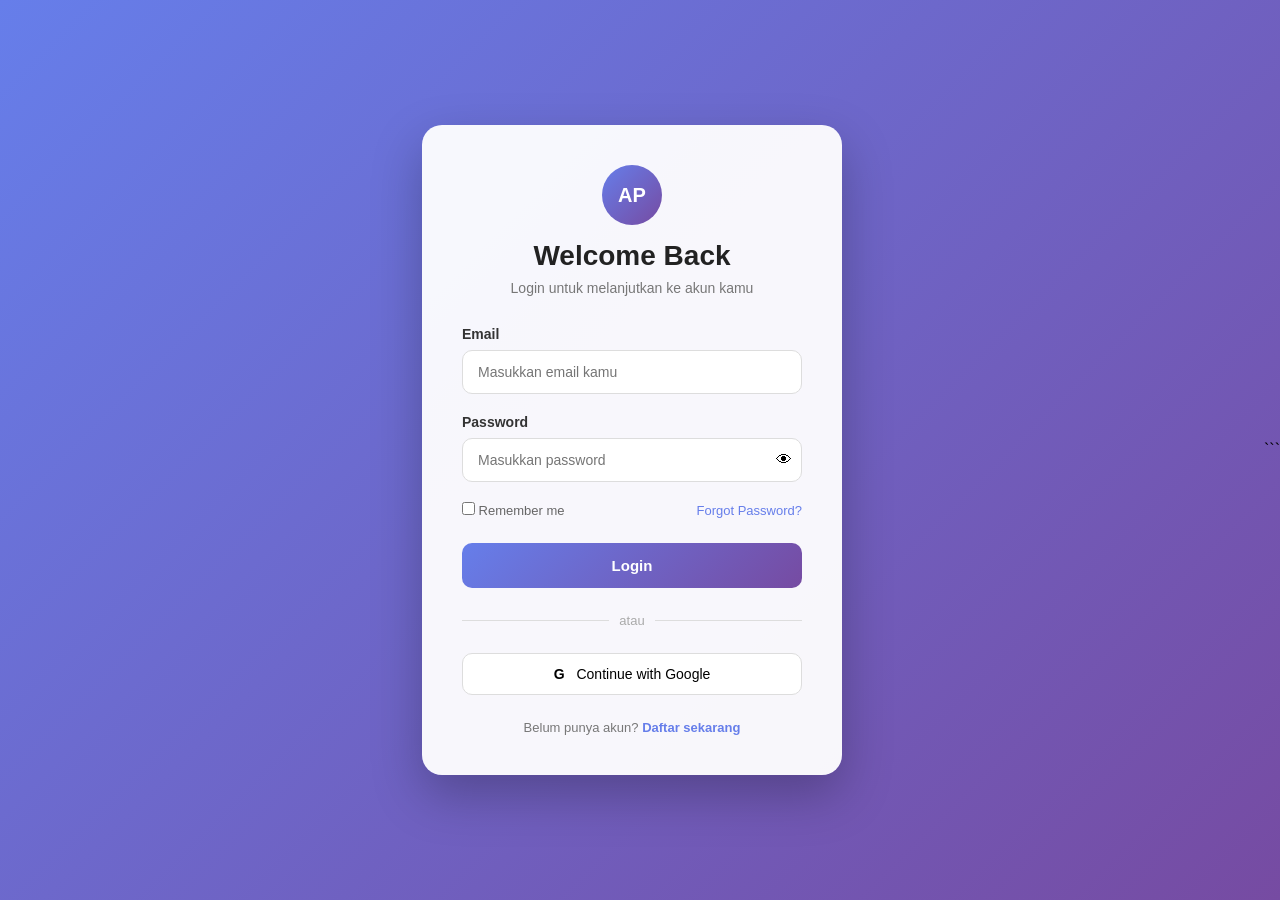
<file: index.html>
<!doctype html>
<html lang="en">
  <head>
    <meta charset="UTF-8" />
    <meta name="viewport" content="width=device-width, initial-scale=1.0" />

    <title>Login Page</title>

    <link rel="stylesheet" href="css/style.css" />
  </head>
  <body>
    <div class="login-container">
      <div class="login-card">
        <div class="login-header">
          <div class="logo">AP</div>

          <h1>Welcome Back</h1>
          <p>Login untuk melanjutkan ke akun kamu</p>
        </div>

        <form onsubmit="login(event)">
          <div class="input-group">
            <label for="email">Email</label>

            <input
              type="email"
              id="email"
              placeholder="Masukkan email kamu"
              required
            />
          </div>

          <div class="input-group">
            <label for="password">Password</label>

            <div class="password-box">
              <input
                type="password"
                id="password"
                placeholder="Masukkan password"
                required
              />

              <button
                type="button"
                class="show-password"
                onclick="togglePassword()"
              >
                👁
              </button>
            </div>
          </div>

          <div class="login-option">
            <label>
              <input type="checkbox" />
              Remember me
            </label>

            <a href="#">Forgot Password?</a>
          </div>

          <button type="submit" class="login-button">Login</button>
        </form>

        <div class="divider">
          <span>atau</span>
        </div>

        <button class="google-button">
          <span>G</span>
          Continue with Google
        </button>

        <p class="register">
          Belum punya akun?
          <a href="#">Daftar sekarang</a>
        </p>
      </div>
    </div>

    <script src="js/lat.js"></script>
  </body>
</html>
```
</file>
<file: css/style.css>
* {
  margin: 0;
  padding: 0;
  box-sizing: border-box;
  font-family: Arial, Helvetica, sans-serif;
}

body {
  min-height: 100vh;

  display: flex;
  justify-content: center;
  align-items: center;

  background: linear-gradient(135deg, #667eea, #764ba2);
}

.login-container {
  width: 100%;
  min-height: 100vh;

  display: flex;
  justify-content: center;
  align-items: center;

  padding: 20px;
}

.login-card {
  width: 420px;

  padding: 40px;

  background: rgba(255, 255, 255, 0.95);

  border-radius: 20px;

  box-shadow: 0 20px 50px rgba(0, 0, 0, 0.25);

  animation: muncul 0.7s ease;
}

.login-header {
  text-align: center;
  margin-bottom: 30px;
}

.logo {
  width: 60px;
  height: 60px;

  margin: 0 auto 15px;

  display: flex;
  justify-content: center;
  align-items: center;

  border-radius: 50%;

  color: white;
  font-size: 20px;
  font-weight: bold;

  background: linear-gradient(135deg, #667eea, #764ba2);
}

.login-header h1 {
  margin-bottom: 8px;

  color: #222;

  font-size: 28px;
}

.login-header p {
  color: #777;
  font-size: 14px;
}

.input-group {
  margin-bottom: 20px;
}

.input-group label {
  display: block;

  margin-bottom: 8px;

  color: #333;

  font-size: 14px;
  font-weight: bold;
}

.input-group input {
  width: 100%;

  padding: 13px 15px;

  border: 1px solid #ddd;
  border-radius: 10px;

  outline: none;

  font-size: 14px;

  transition: 0.3s;
}

.input-group input:focus {
  border-color: #667eea;

  box-shadow: 0 0 0 3px rgba(102, 126, 234, 0.15);
}

.password-box {
  position: relative;
}

.password-box input {
  padding-right: 45px;
}

.show-password {
  position: absolute;

  right: 10px;
  top: 50%;

  transform: translateY(-50%);

  border: none;
  background: transparent;

  cursor: pointer;

  font-size: 16px;
}

.login-option {
  display: flex;

  justify-content: space-between;
  align-items: center;

  margin-bottom: 25px;

  font-size: 13px;
}

.login-option label {
  color: #666;
}

.login-option a {
  color: #667eea;

  text-decoration: none;
}

.login-option a:hover {
  text-decoration: underline;
}

.login-button {
  width: 100%;

  padding: 14px;

  border: none;
  border-radius: 10px;

  background: linear-gradient(135deg, #667eea, #764ba2);

  color: white;

  font-size: 15px;
  font-weight: bold;

  cursor: pointer;

  transition: 0.3s;
}

.login-button:hover {
  transform: translateY(-2px);

  box-shadow: 0 8px 20px rgba(102, 126, 234, 0.35);
}

.divider {
  display: flex;

  align-items: center;

  gap: 10px;

  margin: 25px 0;

  color: #aaa;

  font-size: 13px;
}

.divider::before,
.divider::after {
  content: "";

  flex: 1;

  height: 1px;

  background: #ddd;
}

.google-button {
  width: 100%;

  padding: 12px;

  border: 1px solid #ddd;

  border-radius: 10px;

  background: white;

  cursor: pointer;

  font-size: 14px;

  transition: 0.3s;
}

.google-button span {
  font-weight: bold;

  margin-right: 8px;
}

.google-button:hover {
  background: #f7f7f7;
}

.register {
  margin-top: 25px;

  text-align: center;

  color: #777;

  font-size: 13px;
}

.register a {
  color: #667eea;

  font-weight: bold;

  text-decoration: none;
}

.register a:hover {
  text-decoration: underline;
}

@keyframes muncul {
  from {
    opacity: 0;
    transform: translateY(30px);
  }

  to {
    opacity: 1;
    transform: translateY(0);
  }
}

@media (max-width: 480px) {
  .login-card {
    width: 100%;
    padding: 30px 25px;
  }
}
</file>
